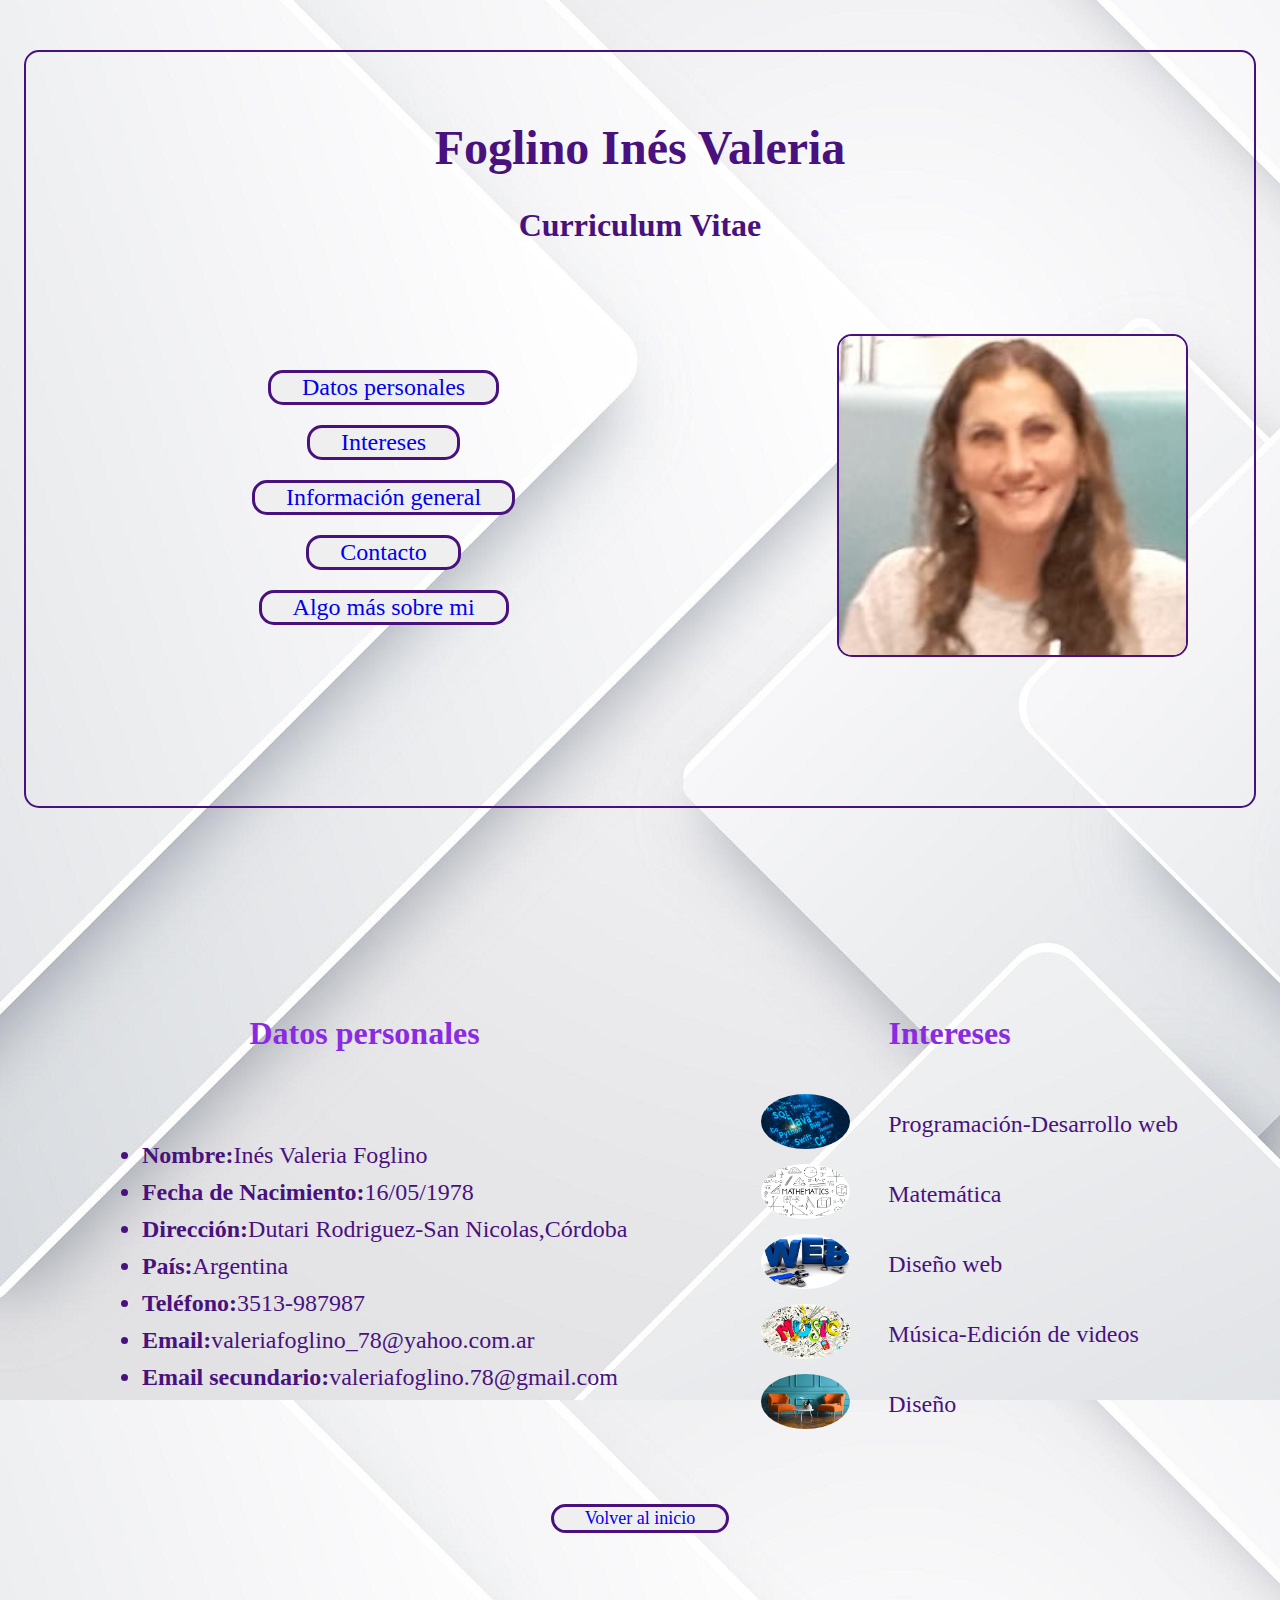
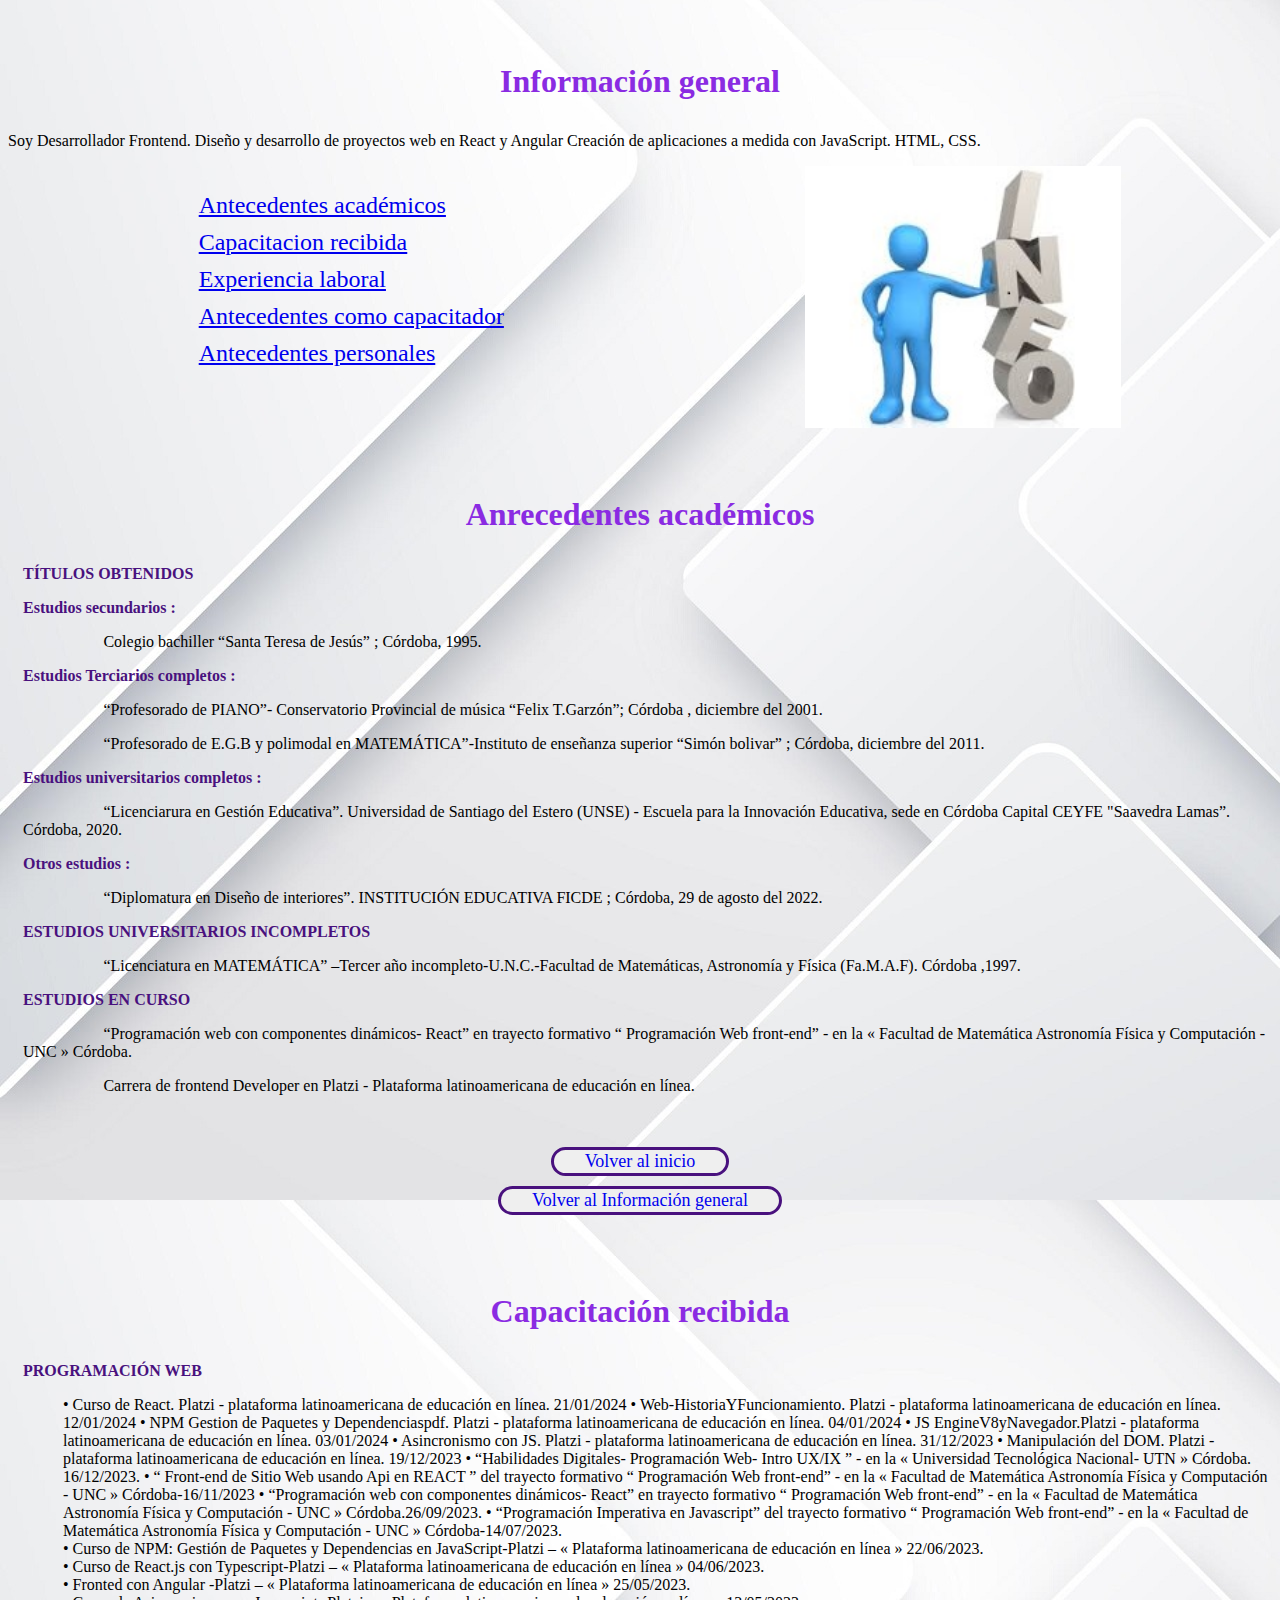
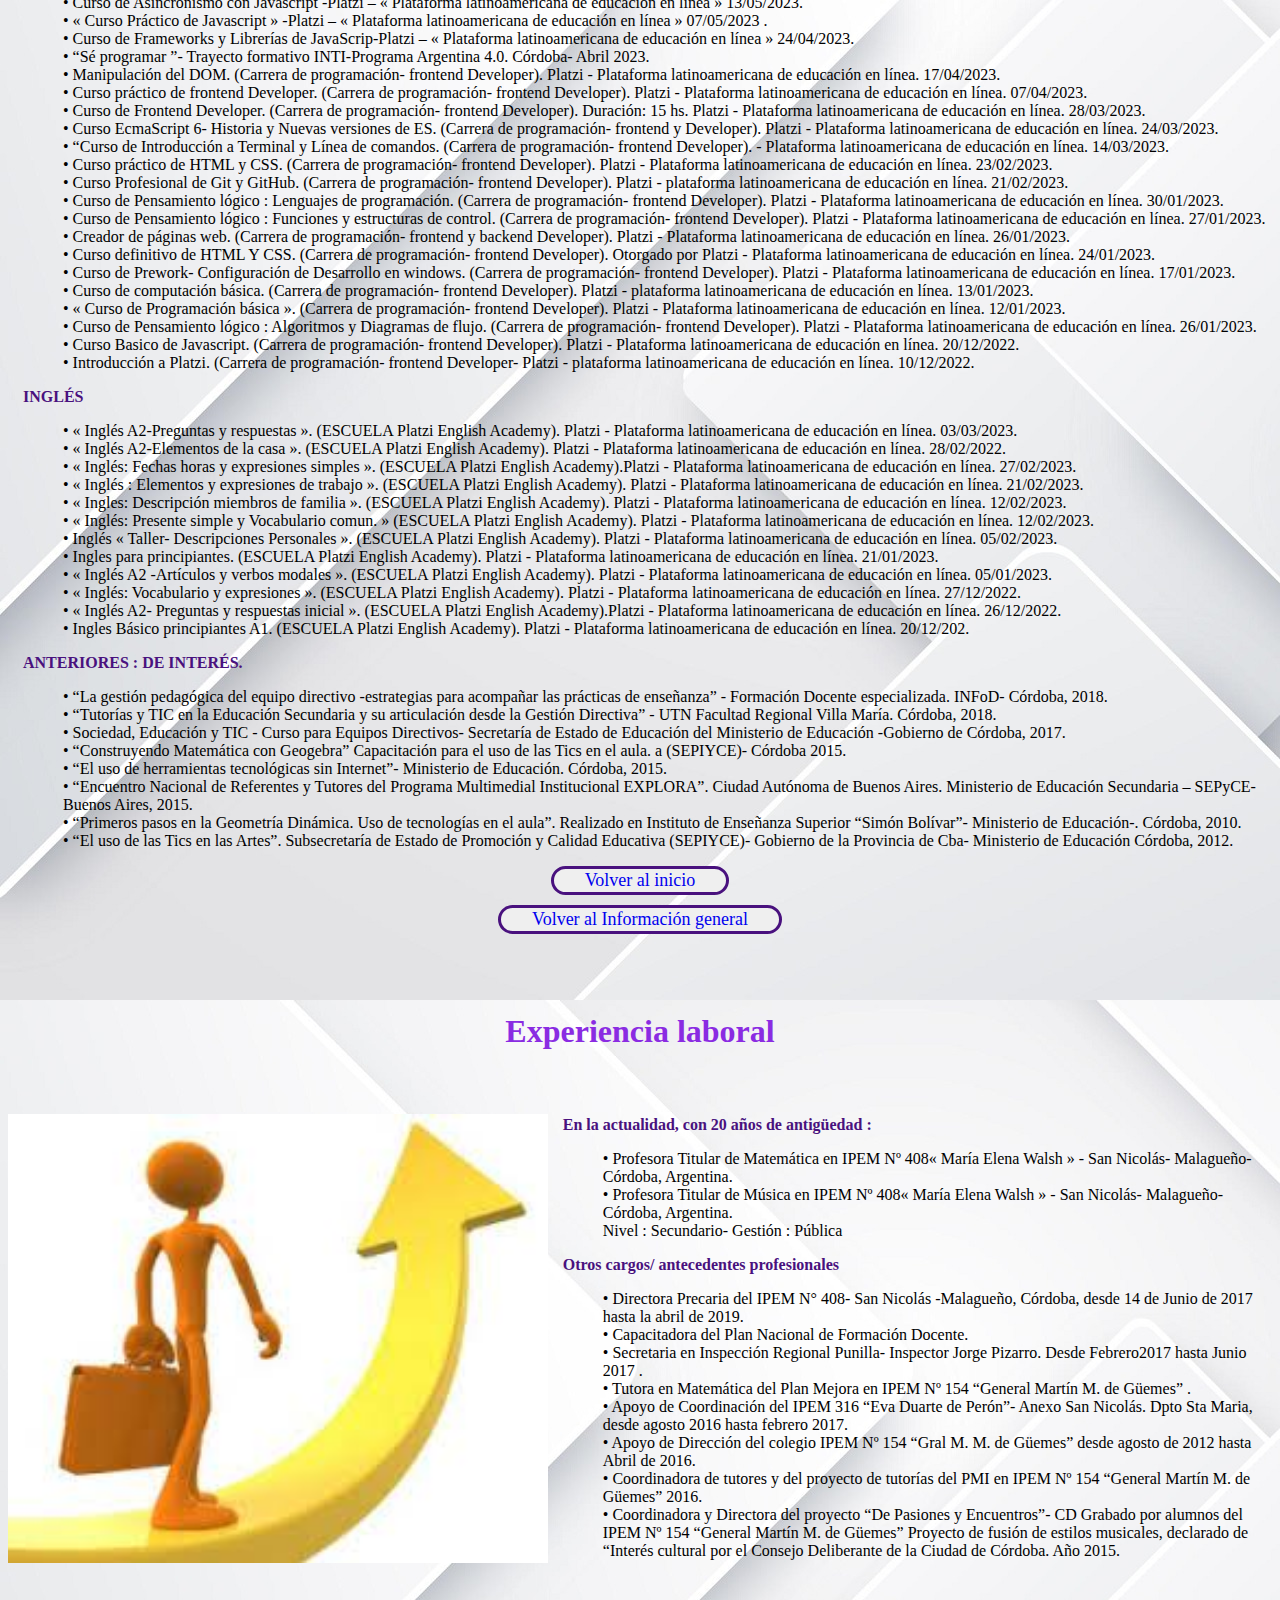
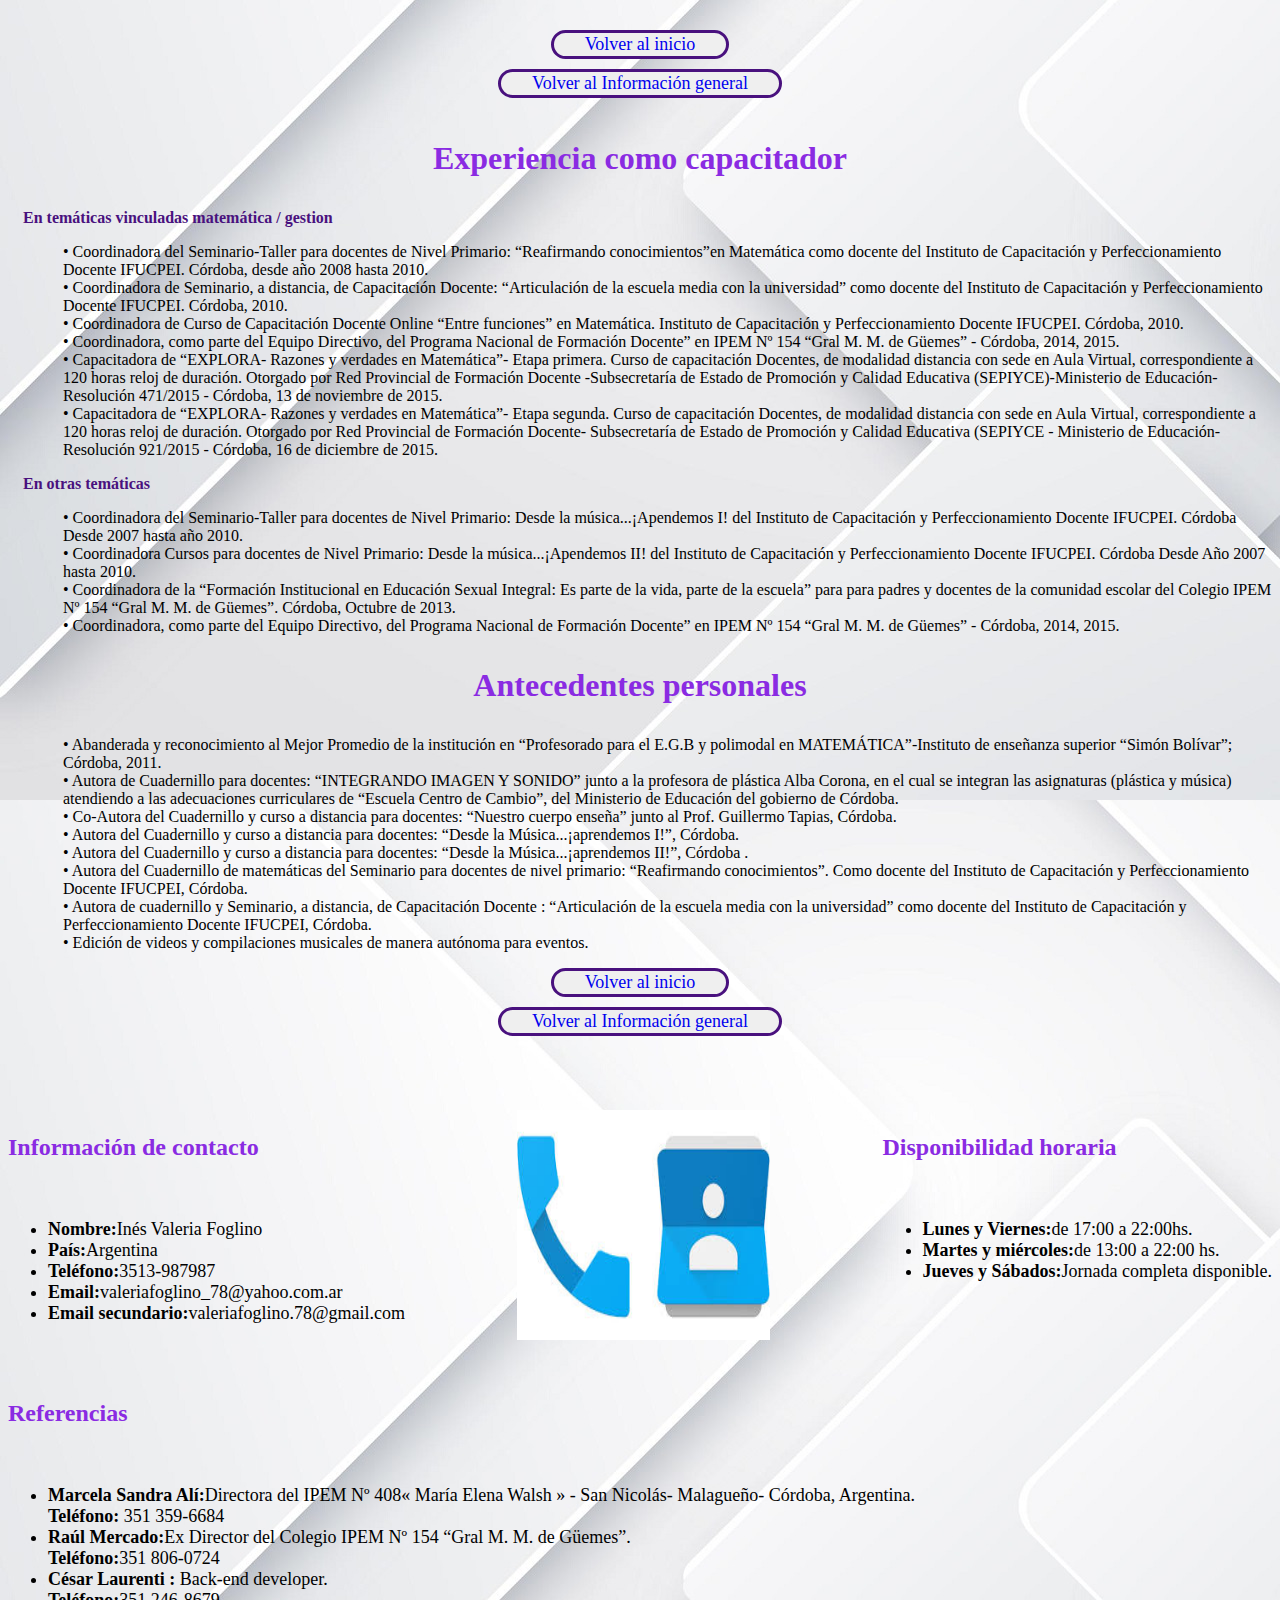
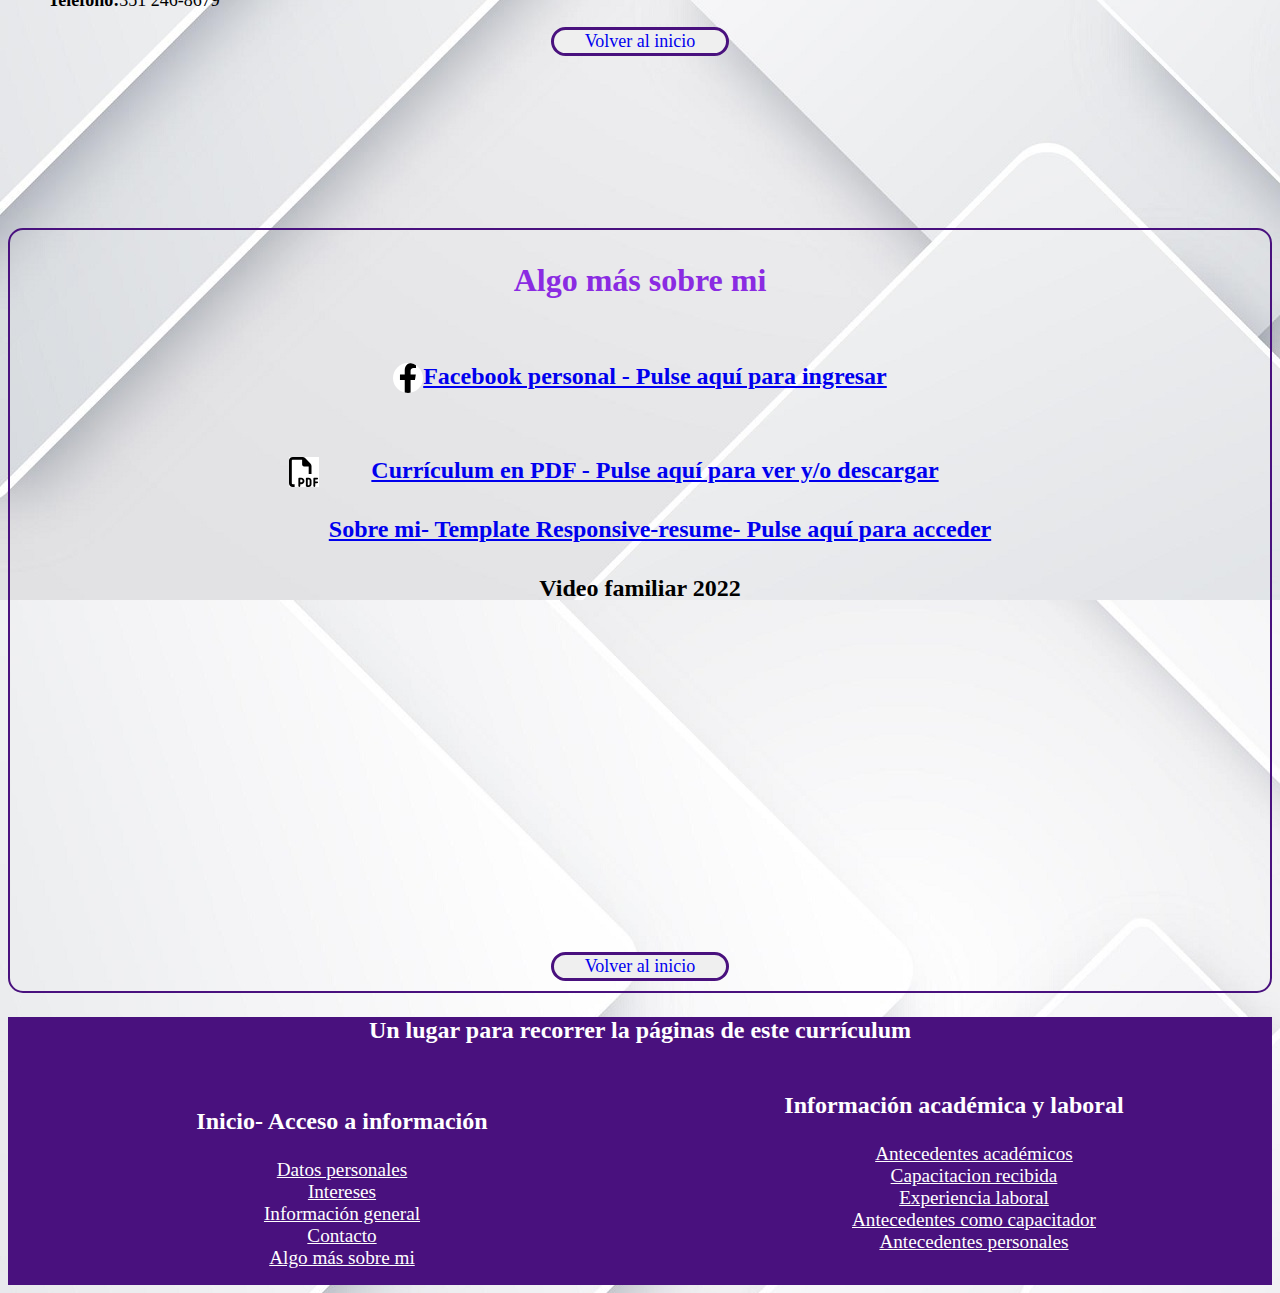
<file: index.html>
<!DOCTYPE html>
<!--[if lt IE 7]>      <html class="no-js lt-ie9 lt-ie8 lt-ie7"> <![endif]-->
<!--[if IE 7]>         <html class="no-js lt-ie9 lt-ie8"> <![endif]-->
<!--[if IE 8]>         <html class="no-js lt-ie9"> <![endif]-->
<!--[if gt IE 8]>      <html class="no-js"> <!--<![endif]-->
<html>
    <head>
        <meta charset="utf-8">
        <meta http-equiv="X-UA-Compatible" content="IE=edge">
        <title></title>
        <meta name="description" content="">
        <meta name="viewport" content="width=device-width, initial-scale=1">
        <link id="template-file" href="./Responsive-resume-master/index.html" rel="import" /> 

        <!-- El acceso al template : Responsive-resume-master se encuentra en la sección Algo más SOBRE MI -->

        <link rel="stylesheet" href="./styles.css">
    </head>
    <body>
        <header id="inicio">
            <div class="title">
                <h1>Foglino Inés Valeria</h1>
                <h2>Curriculum Vitae</h2>
            </div>
        
            <nav>
                <ul><!-- enlaces de navegacion -->
                    <!-- <strong></strong> = negrita
                    cursiva = <em></em> -->
                    <li><button><a href="#datosPersonales">Datos personales</button></a></li>
                    <li><button><a href="#intereses">Intereses</button></a></li>
                    <li><button><a href="#infoGeneral">Información general</button></a></li>
                    <li><button><a href="#contacto">Contacto</button></a></li>
                    <li><button><a href="#sobreMi">Algo más sobre mi</button></a></li>
                    
        <!-- Aquí se encuentra el acceso al template : Responsive-resume-master -->

                </ul>
                
                <div class="img">
                    <img src="./asest/Foto.png" alt="Foto-ValeriaFoglino">
                </div>
            </nav>
       </header>
        <main>
            <div class="infoInicial">
                <div class="datosInterContainer">
                    <article id="datosPersonales">
                        <h3>Datos personales</h3>
                        <ul>
                            <li><strong>Nombre:</strong>Inés Valeria Foglino</li>
                            <li><strong>Fecha de Nacimiento:</strong>16/05/1978</li>
                            <li><strong>Dirección:</strong>Dutari Rodriguez-San Nicolas,Córdoba</li>
                            <li><strong>País:</strong>Argentina</li>
                            <li><strong>Teléfono:</strong>3513-987987</li>
                            <li><strong>Email:</strong>valeriafoglino_78@yahoo.com.ar</li>
                            <li><strong>Email secundario:</strong>valeriafoglino.78@gmail.com</li>
                        </ul>
                    </article>
                    <article id="intereses">
                        <h3>Intereses</h3>
                        <ul>
                            <li>
                                <img src="./asest/programacion.jpeg" alt="Imágen de programación">
                                Programación-Desarrollo web
                            </li>
                            <li>
                                <img src="./asest/Matematica2.png" alt="Imágen de Matemática">
                                Matemática
                            </li>
                            <li>
                                <img src="./asest/DiseñoWeb2.jpeg" alt="Imágen de Diseño Web">
                                Diseño web
                            </li>
                            <li>
                                <img src="./asest/musica.jpeg" alt="Imágen de Música">
                                Música-Edición de videos
                            </li>
                            <li>
                                <img src="./asest/Diseño interiores.jpeg" alt="Imágen de Diseño de interiores">
                                Diseño
                            </li>
                        </ul>  
                    </article>             
                </div>
                <div class="volver">
                    <button><a href="#inicio">Volver al inicio</button></a>
                </div> 
            </div>
            <section id="infoGeneral">
                <h3>Información general</h3>
                <p>Soy Desarrollador Frontend. Diseño y desarrollo de proyectos web en React y Angular
                    Creación de aplicaciones a medida con JavaScript. HTML, CSS. 
                    </p>     
                <div class="infoGen-container"> 
                    <ul>
                        <li><a href="#antecedentesAcademicos">Antecedentes académicos</a></li>
                        <li><a href="#capacitacionRecibida">Capacitacion recibida</a></li>
                        <li><a href="#experienciaLaboral">Experiencia laboral</a></li>
                        <li><a href="#capacitador">Antecedentes como capacitador</a></li>
                        <li><a href="#antecPersonales">Antecedentes personales</a></li>
                        
                    </ul>
                    <img src="./asest/infoGral.jpeg" alt="">
                </div>
                    <article id="antecedentesAcademicos"><br><br>
                        <h3>Anrecedentes académicos</h3>
                        <p class="p0">TÍTULOS OBTENIDOS</p>
                            <p class="p0">Estudios secundarios :</p>
                                <p class="p1">	Colegio bachiller “Santa Teresa de Jesús” ; Córdoba, 1995.</p>
                            <p class="p0">Estudios Terciarios completos :</p>
                                
                            <p class="p1">	“Profesorado de PIANO”- Conservatorio Provincial de música “Felix T.Garzón”; Córdoba , diciembre del 2001. </p>
                            
                            <p class="p1">	“Profesorado de E.G.B y polimodal en MATEMÁTICA”-Instituto de enseñanza superior “Simón bolivar” ; Córdoba, diciembre del 2011.</p>
                          
                            
                            <p class="p0">Estudios universitarios completos : </p>
                            <p class="p1">
                                 	“Licenciarura en Gestión Educativa”. Universidad de Santiago del Estero (UNSE) - Escuela para la Innovación Educativa, sede en Córdoba Capital CEYFE "Saavedra Lamas”. Córdoba, 2020.
                            </p>
                            <p class="p0">Otros estudios : </p>
                            <p class="p1">	“Diplomatura en Diseño de interiores”. INSTITUCIÓN EDUCATIVA FICDE ; Córdoba, 29 de agosto del 2022.</p>
                            
                         <p class="p0">ESTUDIOS UNIVERSITARIOS INCOMPLETOS</p> 
                            <p class="p1">	“Licenciatura en MATEMÁTICA” –Tercer año incompleto-U.N.C.-Facultad de Matemáticas, Astronomía y Física (Fa.M.A.F). Córdoba ,1997.</p>
                         <P class="p0">ESTUDIOS EN CURSO</P>
                            <p class="p1">  “Programación web con componentes dinámicos- React” en trayecto formativo “ Programación Web front-end” - en la « Facultad de Matemática Astronomía Física y Computación - UNC » Córdoba.</p>                         
                            <p class="p1">  Carrera de frontend Developer en Platzi - Plataforma latinoamericana de educación en línea. </P><br><br>
                       <div class="volver">
                        <button><a href="#inicio">Volver al inicio</button></a>
                        <button><a href="#infoGeneral">Volver al Información general</button></a>
                       </div>   
                    </article>
                    <br><br>

                    <article id="capacitacionRecibida">
                        <h3>Capacitación recibida</h3>
                        <p class="p0">PROGRAMACIÓN WEB</p>
                            <p class="p2">
                            •	Curso de React. Platzi - plataforma latinoamericana de educación en línea. 21/01/2024
                            •	Web-HistoriaYFuncionamiento. Platzi - plataforma latinoamericana de educación en línea. 12/01/2024
                            •	NPM Gestion de Paquetes y Dependenciaspdf. Platzi - plataforma latinoamericana de educación en línea. 04/01/2024
                            •	JS EngineV8yNavegador.Platzi - plataforma latinoamericana de educación en línea. 03/01/2024
                            •	Asincronismo con JS. Platzi - plataforma latinoamericana de educación en línea. 31/12/2023
                            •	Manipulación del DOM. Platzi - plataforma latinoamericana de educación en línea. 19/12/2023
                            •	“Habilidades Digitales- Programación Web- Intro UX/IX ” - en la « Universidad Tecnológica Nacional- UTN » Córdoba. 16/12/2023.
                            •	“ Front-end de Sitio Web usando Api en REACT ” del trayecto formativo “ Programación Web front-end” - en la « Facultad de Matemática Astronomía Física y Computación - UNC » Córdoba-16/11/2023
                            •	“Programación web con componentes dinámicos- React” en trayecto formativo “ Programación Web front-end” - en la « Facultad de Matemática Astronomía Física y Computación - UNC » Córdoba.26/09/2023.
                            •   “Programación Imperativa en Javascript” del trayecto formativo “ Programación Web front-end” - en la « Facultad de Matemática Astronomía Física y Computación - UNC » Córdoba-14/07/2023. <br>
                            •	Curso de NPM: Gestión de Paquetes y Dependencias en JavaScript-Platzi – « Plataforma latinoamericana de educación en línea » 22/06/2023. <br>
                            •	Curso de React.js con Typescript-Platzi – « Plataforma latinoamericana de educación en línea » 04/06/2023. <br>
                            •	Fronted con Angular -Platzi – « Plataforma latinoamericana de educación en línea » 25/05/2023. <br>
                            •	Curso de Asincronismo con Javascript -Platzi – « Plataforma latinoamericana de educación en línea » 13/05/2023. <br>
                            •	« Curso Práctico de Javascript » -Platzi – « Plataforma latinoamericana de educación en línea » 07/05/2023 . <br>
                            •	Curso de Frameworks y Librerías de JavaScrip-Platzi – « Plataforma latinoamericana de educación en línea » 24/04/2023. <br>
                            •	“Sé programar ”- Trayecto formativo INTI-Programa Argentina 4.0. Córdoba- Abril 2023. <br>
                            •	Manipulación del DOM. (Carrera de programación- frontend Developer). Platzi - Plataforma latinoamericana de educación en línea. 17/04/2023. <br>
                            •	Curso práctico de frontend Developer. (Carrera de programación- frontend Developer). Platzi - Plataforma latinoamericana de educación en línea. 07/04/2023. <br>
                            •	Curso de Frontend Developer. (Carrera de programación- frontend Developer). Duración: 15 hs.  Platzi - Plataforma latinoamericana de educación en línea. 28/03/2023. <br>
                            •	Curso EcmaScript 6- Historia y Nuevas versiones de ES. (Carrera de programación- frontend y Developer). Platzi - Plataforma latinoamericana de educación en línea. 24/03/2023. <br>
                            •	“Curso de Introducción a Terminal y Línea de comandos. (Carrera de programación- frontend Developer). - Plataforma latinoamericana de educación en línea. 14/03/2023. <br>
                            •	Curso práctico de HTML y CSS. (Carrera de programación- frontend Developer). Platzi - Plataforma latinoamericana de educación en línea. 23/02/2023. <br>
                            •	Curso Profesional de Git y GitHub. (Carrera de programación- frontend Developer). Platzi - plataforma latinoamericana de educación en línea. 21/02/2023. <br>
                            •	Curso de Pensamiento lógico : Lenguajes de programación. (Carrera de programación- frontend Developer). Platzi - Plataforma latinoamericana de educación en línea. 30/01/2023. <br>
                            •	Curso de Pensamiento lógico : Funciones y estructuras de control. (Carrera de programación- frontend Developer). Platzi - Plataforma latinoamericana de educación en línea. 27/01/2023. <br>
                            •	Creador de páginas web. (Carrera de programación- frontend y backend Developer). Platzi - Plataforma latinoamericana de educación en línea. 26/01/2023. <br>
                            •	Curso definitivo de HTML Y CSS. (Carrera de programación- frontend Developer).  Otorgado por Platzi - Plataforma latinoamericana de educación en línea. 24/01/2023. <br>
                            •	Curso de Prework- Configuración de Desarrollo en windows. (Carrera de programación- frontend Developer). Platzi - Plataforma latinoamericana de educación en línea. 17/01/2023. <br>
                            •	Curso de computación básica. (Carrera de programación- frontend Developer). Platzi - plataforma latinoamericana de educación en línea. 13/01/2023. <br>
                            •	« Curso de Programación básica ». (Carrera de programación- frontend Developer). Platzi - Plataforma latinoamericana de educación en línea. 12/01/2023. <br>
                            •	Curso de Pensamiento lógico : Algoritmos y Diagramas de flujo. (Carrera de programación- frontend Developer). Platzi - Plataforma latinoamericana de educación en línea. 26/01/2023. <br>
                            •	Curso Basico de Javascript. (Carrera de programación- frontend Developer). Platzi - Plataforma latinoamericana de educación en línea. 20/12/2022. <br>
                            •	Introducción a Platzi. (Carrera de programación- frontend Developer-  Platzi - plataforma latinoamericana de educación en línea. 10/12/2022. <br>
                            </p>
                            <p class="p0">INGLÉS</p>
                            <p class="p2">
                            •	« Inglés A2-Preguntas y respuestas ». (ESCUELA Platzi English Academy). Platzi - Plataforma latinoamericana de educación en línea. 03/03/2023. <br>
                            •	« Inglés A2-Elementos de la casa ». (ESCUELA Platzi English Academy). Platzi - Plataforma latinoamericana de educación en línea. 28/02/2022. <br>
                            •	« Inglés: Fechas horas y expresiones simples ». (ESCUELA Platzi English Academy).Platzi - Plataforma latinoamericana de educación en línea. 27/02/2023. <br>
                            •	« Inglés : Elementos y expresiones de trabajo ». (ESCUELA Platzi English Academy). Platzi - Plataforma latinoamericana de educación en línea. 21/02/2023. <br>
                            •	« Ingles: Descripción miembros de familia ». (ESCUELA Platzi English Academy). Platzi - Plataforma latinoamericana de educación en línea. 12/02/2023. <br>
                            •	« Inglés: Presente simple y Vocabulario comun. » (ESCUELA Platzi English Academy). Platzi - Plataforma latinoamericana de educación en línea. 12/02/2023. <br>
                            •	Inglés « Taller- Descripciones Personales ». (ESCUELA Platzi English Academy). Platzi - Plataforma latinoamericana de educación en línea. 05/02/2023. <br>
                            •	Ingles para principiantes. (ESCUELA Platzi English Academy). Platzi - Plataforma latinoamericana de educación en línea. 21/01/2023. <br>
                            •	« Inglés A2 -Artículos y verbos modales ». (ESCUELA Platzi English Academy). Platzi - Plataforma latinoamericana de educación en línea. 05/01/2023. <br>
                            •	« Inglés: Vocabulario y expresiones ». (ESCUELA Platzi English Academy). Platzi - Plataforma latinoamericana de educación en línea. 27/12/2022. <br>
                            •	 « Inglés A2- Preguntas y respuestas inicial ». (ESCUELA Platzi English Academy).Platzi - Plataforma latinoamericana de educación en línea. 26/12/2022. <br>
                            •	Ingles Básico principiantes A1. (ESCUELA Platzi English Academy). Platzi - Plataforma latinoamericana de educación en línea. 20/12/202. <br>
                            </p>
                            <p class="p0">ANTERIORES : DE INTERÉS.</p>
                            <p class="p2">
                            •	“La gestión pedagógica del equipo directivo -estrategias para acompañar las prácticas de enseñanza” - Formación Docente especializada. INFoD- Córdoba, 2018. <br>
                            •	“Tutorías y TIC en la Educación Secundaria y su articulación desde la Gestión Directiva” - UTN Facultad Regional Villa María. Córdoba, 2018. <br>
                            •	Sociedad, Educación y TIC - Curso para Equipos Directivos- Secretaría de Estado de Educación del Ministerio de Educación -Gobierno de Córdoba, 2017. <br>
                            •	“Construyendo Matemática con Geogebra” Capacitación para el uso de las Tics en el aula. a (SEPIYCE)-  Córdoba 2015. <br>
                            •	“El uso de herramientas tecnológicas sin Internet”- Ministerio de Educación. Córdoba, 2015. <br>
                            •	“Encuentro Nacional de Referentes y Tutores del Programa Multimedial Institucional EXPLORA”. Ciudad Autónoma de Buenos Aires. Ministerio de Educación Secundaria – SEPyCE-   Buenos Aires, 2015. <br>
                            •	“Primeros pasos en la Geometría Dinámica. Uso de tecnologías en el aula”. Realizado en Instituto de Enseñanza Superior “Simón Bolívar”- Ministerio de Educación-. Córdoba, 2010. <br>
                            •	“El uso de las Tics en las Artes”. Subsecretaría de Estado de Promoción y Calidad Educativa (SEPIYCE)-  Gobierno de la Provincia de Cba- Ministerio de Educación Córdoba, 2012. <br>
                            </p>
                        <div class="volver">
                            <button><a href="#inicio">Volver al inicio</button></a>
                            <button><a href="#infoGeneral">Volver al Información general</button></a>
                        </div> 
                    </article>

                    <article id="experienciaLaboral">
                        <h3>Experiencia laboral</h3><br>
                        <div class="experLab-container">
                            
                            <div class="parrafosExpLab">
                                <p class="p0">En la actualidad, con 20 años de antigüedad :</p>
                                <p class="p2">
                                •	Profesora Titular de Matemática en IPEM Nº 408« María Elena Walsh » - San Nicolás- Malagueño- Córdoba, Argentina. <br>
                                •	Profesora Titular de Música en IPEM Nº 408« María Elena Walsh » - San Nicolás- Malagueño- Córdoba, Argentina. <br>
                                Nivel : Secundario- Gestión : Pública</p>
                                <p class="p0">Otros cargos/ antecedentes profesionales</p>
                                <p class="p2">
                                •	Directora Precaria del IPEM N° 408- San Nicolás -Malagueño, Córdoba, desde 14 de Junio de 2017 hasta la abril de 2019. <br>
                                •	Capacitadora del Plan Nacional de Formación Docente. <br>
                                •	Secretaria en Inspección Regional Punilla- Inspector Jorge Pizarro. Desde Febrero2017 hasta Junio 2017 . <br>
                                •	Tutora en Matemática del Plan Mejora en IPEM Nº 154 “General Martín M. de Güemes” . <br>
                                •	Apoyo de Coordinación  del IPEM 316 “Eva Duarte de Perón”- Anexo San Nicolás. Dpto Sta Maria, desde agosto 2016 hasta febrero 2017. <br>
                                •	Apoyo de Dirección del colegio IPEM Nº 154 “Gral M. M. de Güemes” desde agosto de 2012 hasta Abril de 2016. <br>
                                •	Coordinadora de tutores y del proyecto de tutorías del PMI en IPEM Nº 154 “General Martín M. de Güemes” 2016. <br>
                                •	Coordinadora y Directora del proyecto “De Pasiones y Encuentros”- CD Grabado por alumnos del IPEM Nº 154 “General Martín M. de Güemes” Proyecto de fusión de estilos musicales, declarado de “Interés cultural por el Consejo Deliberante de la Ciudad de Córdoba. Año 2015. <br>
                                </p>
                            </div>
                            <img src="./asest/Experiencia laboral.jpeg" alt="Imágen Experiencia laboral">
                        </div>
                        <br><br>
                        <br>
                        <div class="volver">
                            <button><a href="#inicio">Volver al inicio</button></a>
                            <button><a href="#infoGeneral">Volver al Información general</button></a>
                           </div>   
                    </article>

                    <article id="capacitador">
                        <h3>Experiencia como capacitador</h3>
                        <p class="p0">En temáticas vinculadas matemática / gestion</p>

                        <p class="p2">
                        •	Coordinadora del Seminario-Taller para docentes de Nivel Primario: “Reafirmando conocimientos”en Matemática como docente del Instituto de Capacitación y Perfeccionamiento Docente IFUCPEI. Córdoba, desde año 2008 hasta 2010. <br>
                        •	Coordinadora de Seminario, a distancia, de Capacitación Docente: “Articulación de la escuela media con la universidad” como docente del Instituto de Capacitación y Perfeccionamiento Docente IFUCPEI. Córdoba, 2010. <br>
                        •	Coordinadora de Curso de Capacitación Docente Online “Entre funciones” en Matemática. Instituto de Capacitación y Perfeccionamiento Docente IFUCPEI. Córdoba, 2010. <br>
                        •	Coordinadora, como parte del Equipo Directivo, del Programa Nacional de Formación Docente” en IPEM Nº 154 “Gral M. M. de Güemes” - Córdoba, 2014, 2015. <br>
                        •	Capacitadora de “EXPLORA- Razones y verdades en Matemática”- Etapa primera. Curso de capacitación Docentes, de modalidad distancia con sede en Aula Virtual,  correspondiente a 120 horas reloj de duración. Otorgado por Red Provincial de Formación Docente -Subsecretaría de Estado de Promoción y Calidad Educativa (SEPIYCE)-Ministerio de Educación-  Resolución 471/2015 - Córdoba, 13 de noviembre de 2015. <br>
                        •	Capacitadora de “EXPLORA- Razones y verdades en Matemática”- Etapa segunda. Curso de capacitación Docentes, de modalidad distancia con sede en Aula Virtual,  correspondiente a 120 horas reloj de duración. Otorgado por Red Provincial de Formación Docente- Subsecretaría de Estado de Promoción y Calidad Educativa (SEPIYCE - Ministerio de Educación-  Resolución 921/2015 - Córdoba, 16 de diciembre de 2015. <br>
                        </p>
                        <p class="p0">En otras temáticas</p> 
                        <p class="p2">
                        •	Coordinadora del Seminario-Taller para docentes de Nivel Primario: Desde la música...¡Apendemos  I! del Instituto de Capacitación y Perfeccionamiento Docente IFUCPEI. Córdoba Desde 2007 hasta año 2010. <br>
                        •	Coordinadora Cursos para docentes de Nivel Primario: Desde la música...¡Apendemos II! del Instituto de Capacitación y Perfeccionamiento Docente IFUCPEI. Córdoba Desde Año 2007 hasta 2010. <br>
                        •	Coordinadora de la “Formación Institucional en Educación Sexual Integral: Es parte de la vida, parte de la escuela”  para para padres y docentes de la comunidad escolar del Colegio IPEM Nº 154 “Gral M. M. de Güemes”. Córdoba, Octubre de 2013. <br>
                        •	Coordinadora, como parte del Equipo Directivo, del Programa Nacional de Formación Docente” en IPEM Nº 154 “Gral M. M. de Güemes” - Córdoba, 2014, 2015. <br>
                        </p>
                    </article>
                    <article id="antecPersonales">
                        <h3>Antecedentes personales</h3>
                            <p class="p2">
                        •	Abanderada y reconocimiento al Mejor Promedio de la institución en “Profesorado para el E.G.B y polimodal en MATEMÁTICA”-Instituto de enseñanza superior “Simón Bolívar”; Córdoba, 2011. <br>
                        •	Autora de Cuadernillo para docentes: “INTEGRANDO IMAGEN Y SONIDO” junto a la profesora de plástica Alba Corona, en el cual se integran las asignaturas (plástica y música) atendiendo a las adecuaciones curriculares de “Escuela Centro de Cambio”, del Ministerio de Educación del gobierno de Córdoba. <br>
                        •	Co-Autora del Cuadernillo y curso a distancia para docentes: “Nuestro cuerpo enseña” junto al Prof. Guillermo Tapias, Córdoba. <br>
                        •	Autora del Cuadernillo y curso a distancia para docentes: “Desde la Música...¡aprendemos I!”, Córdoba. <br>
                        •	 Autora del Cuadernillo y curso a distancia para docentes: “Desde la Música...¡aprendemos II!”, Córdoba . <br>
                        •	Autora del Cuadernillo de matemáticas del Seminario para docentes de nivel primario: “Reafirmando conocimientos”. Como docente del Instituto de Capacitación y Perfeccionamiento Docente IFUCPEI, Córdoba.  <br>
                        •	Autora de cuadernillo y Seminario, a distancia, de Capacitación Docente : “Articulación de la escuela media con la universidad” como docente del Instituto de Capacitación y Perfeccionamiento Docente IFUCPEI, Córdoba. <br>
                        •	Edición de videos y compilaciones musicales de manera autónoma para eventos.
                            </p>
                        <div class="volver">
                            <button><a href="#inicio">Volver al inicio</button></a>
                            <button><a href="#infoGeneral">Volver al Información general</button></a>
                            </div>   
                  </article>

            </section>
            
            <article id="contacto">
                
                <div class="contacto-container">
                    <div>
                        <h3>Información de contacto</h3><br>
                        <ul>
                            <li><strong>Nombre:</strong>Inés Valeria Foglino</li>
                            <li><strong>País:</strong>Argentina</li>
                            <li><strong>Teléfono:</strong>3513-987987</li>
                            <li><strong>Email:</strong>valeriafoglino_78@yahoo.com.ar</li>
                            <li><strong>Email secundario:</strong>valeriafoglino.78@gmail.com</li>
                        </ul>
                    </div>
                    <img src="./asest/contacto.jpeg" alt="">
                    <div>
                        <h3>Disponibilidad horaria</h3><br>
                        <ul>
                            <li><strong>Lunes y Viernes:</strong>de 17:00 a 22:00hs.</li>
                            <li><strong>Martes y miércoles:</strong>de 13:00 a 22:00 hs. </li>
                            <li><strong>Jueves y Sábados:</strong>Jornada completa disponible.</li>                  
                        </ul>
                    </div>
                </div><br>

                <div id="referencias">
                    <br>
                    <h3>Referencias</h3><br>
                    <ul>
                    <li><strong>Marcela Sandra Alí:</strong>Directora del IPEM Nº 408« María Elena Walsh » - San Nicolás- Malagueño- Córdoba, Argentina. <br><strong>Teléfono:</strong>	351 359-6684</li>
                    <li><strong>Raúl Mercado:</strong>Ex Director del Colegio IPEM Nº 154 “Gral M. M. de Güemes”. <br><strong>Teléfono:</strong>351 806-0724</li>          
                    <li><strong>César Laurenti :</strong> Back-end developer.<br><strong>Teléfono:</strong>351 246-8679</li>
                </ul>	
                </div>
                 <div class="volver">
                    <button><a href="#inicio">Volver al inicio</button></a><br>
                </div> 
            </article><br><br>          
        </main>

        <aside id="sobreMi"> 
             <!-- Contenido adicional o enlaces -->
            <h3>Algo más sobre mi</h3>
            <div class="container-faceboock">
                <h4 class="title"><img src="./asest/facebook-f.svg" alt=""><a href="https://www.facebook.com/inesvaleria.foglino">Facebook personal - Pulse aquí para ingresar</a></h4>
           </div>

           <div class="container-doc">
                <div >
                    <img src="./asest/file-pdf-regular.svg" alt="">
                    <h4 class="title"><a href="https://drive.google.com/file/d/1ty1NTLGjs7TfwaDuZql7lbIbBO4ZInc3/view?usp=sharing">Currículum en PDF - Pulse aquí para ver y/o descargar</a></h4>
                </div>
                <div class="box">                
                    <ul>
                        <li>
                            <h4 class="title">
                                <a href="./Responsive-resume-master/index.html">Sobre mi- Template Responsive-resume- Pulse aquí para acceder</a>
                            </h4>
                        </li>
                    </ul>
                </div>  
                <div class="box">
                    <!-- Coloqué un video al azar...dado que había que enlazar uno...para elevar...deberé modificar esto. -->
                    <h4 class="title">Video familiar 2022</a></h4>
                    <iframe width="560" height="315" src="https://www.youtube.com/embed/IBpHPPsMgsQ" title="YouTube video player" frameborder="0" allow="accelerometer; autoplay; clipboard-write; encrypted-media; gyroscope; picture-in-picture; web-share" allowfullscreen></iframe>
                </div> 
           </div> 
           <div class="volver">
            <button><a href="#inicio">Volver al inicio</button></a><br>
        </div> 
        </aside>
       <footer>
        <h3>Un lugar para recorrer la páginas de este currículum</h3>
        <div class="footer-container">
                <ul>
                    <h3>Inicio- Acceso a información</h3>
                    <li><a href="#datosPersonales">Datos personales</a></li>
                    <li><a href="#intereses">Intereses</button></a></li>
                    <li><a href="#infoGeneral">Información general</a></li>
                    <li><a href="#contacto">Contacto</a></li>
                    <li><a href="#sobreMi">Algo más sobre mi</a></li>
                </ul>
                <div>
                    <h3>Información académica y laboral</h3>
                    <ul>
                        <li><a href="#antecedentesAcademicos">Antecedentes académicos</a></li>
                        <li><a href="#capacitacionRecibida">Capacitacion recibida</a></li>
                        <li><a href="#experienciaLaboral">Experiencia laboral</a></li>
                        <li><a href="#capacitador">Antecedentes como capacitador</a></li>
                        <li><a href="#antecPersonales">Antecedentes personales</a></li>
                    </ul>
                </div>
            </div>
       </footer>
        
        <!-- <script src="" async defer></script> -->
       
    </body>
</html>
</file>
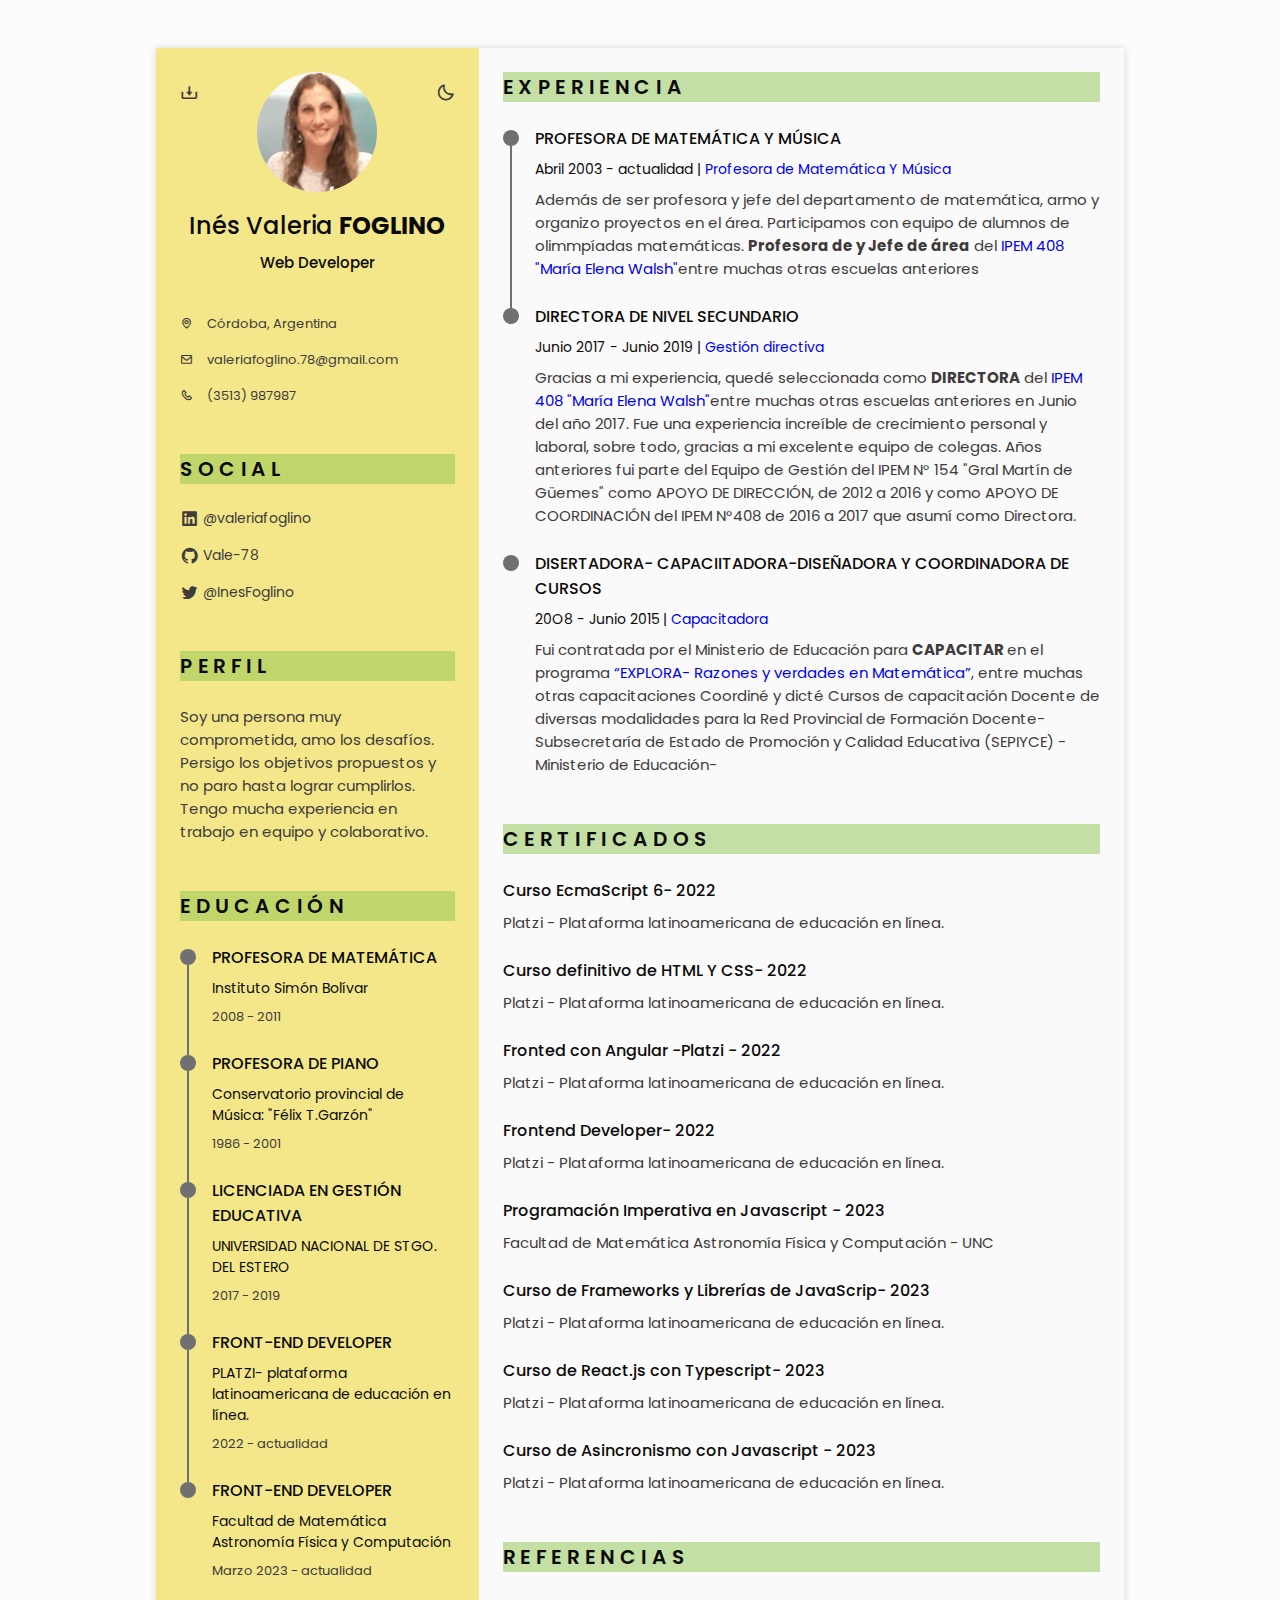
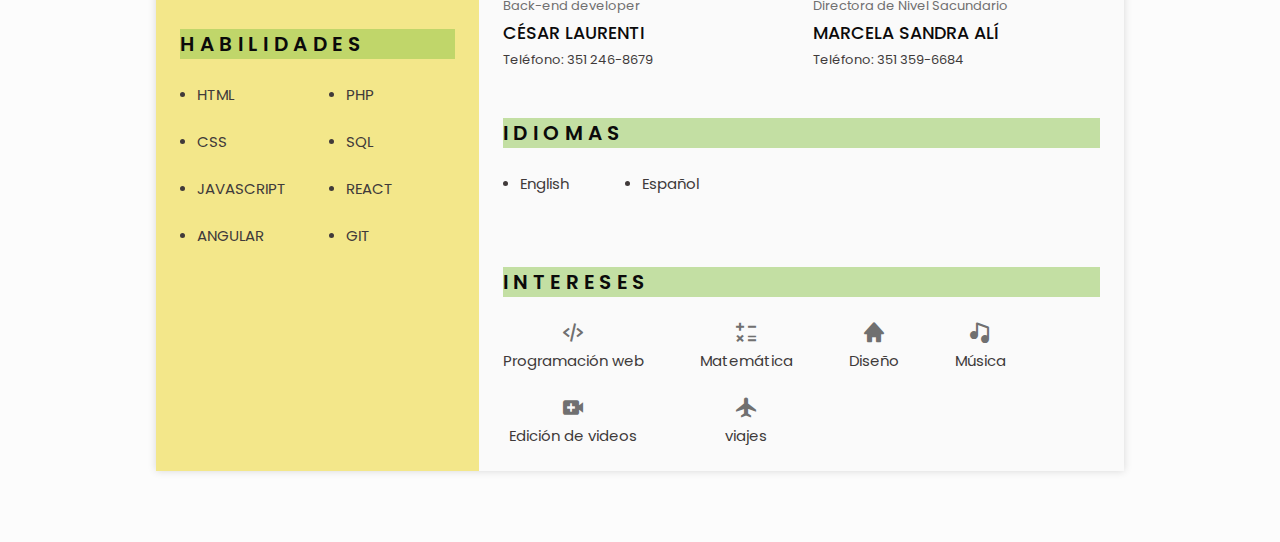
<file: Responsive-resume-master/index.html>
<!DOCTYPE html>
    <html lang="en">
    <head>
        <meta charset="UTF-8">
        <meta name="viewport" content="width=device-width, initial-scale=1.0">

        <!-- BOX ICONS -->
        <link rel="stylesheet" href="https://cdn.jsdelivr.net/npm/boxicons@latest/css/boxicons.min.css">

        <!-- CSS -->
        <link rel="stylesheet" href="assets/css/styles.css">

        <!-- Favicon -->
        <link rel="icon" href="assets/img/Foto.png"  type="image/jpg">

        <title>Valeria Foglino</title>
    </head>
    <body>
        <!-- HEADER -->
        <header class="l-header" id="header">
            <nav class="nav bd-container">
                <a href="#" class="nav_logo">Valeria Foglino</a>
                <div class="nav_menu" id="nav-menu">
                    <ul class="nav_list">
                        <li class="nav_item">
                            <a href="#home" class="nav_link active-link">
                                <i class='bx bx-home nav_icon'></i>Inicio 
                            </a>
                        </li>
                        <li class="nav_item">
                            <a href="#profile" class="nav_link">
                                <i class='bx bx-user nav_icon'></i>Perfil
                            </a>
                        </li>
                        <li class="nav_item">
                            <a href="#education" class="nav_link">
                                <i class='bx bx-book nav_icon'></i>Educación
                            </a>
                        </li>
                        <li class="nav_item">
                            <a href="#skills" class="nav_link">
                                <i class='bx bx-receipt nav_icon'></i>HABILIDADES
                            </a>
                        </li>
                        <li class="nav_item">
                            <a href="#experience" class="nav_link">
                                <i class='bx bx-briefcase-alt nav_icon'></i>Experiencia
                            </a>
                        </li>
                        <li class="nav_item">
                            <a href="#certificate" class="nav_link">
                                <i class='bx bx-award nav_icon'></i>Certificados
                            </a>
                        </li>
                        <li class="nav_item">
                            <a href="#references" class="nav_link">
                                <i class='bx bx-link-external nav_icon'></i>Referencias
                            </a>
                        </li>
                    </ul>
                </div>
                <div class="nav_toggle" id="nav-toggle">
                    <i class='bx bx-grid-alt'></i>
                </div>
            </nav>
        </header>

        <main class="l-main bd-container">
            <!-- All elements within this div, is generated in PDF -->
            <div class="resume" id="area-cv">
                <div class="resume__left">
                    <!-- HOME -->
                    <section class="home" id="home">
                        <div class="home_containter section bd-grid">
                            <div class="home_data bd-grid">
                                <img src="assets/img/Foto.png" alt="" class="home_img center">
                                <h1 class="home_title">Inés Valeria <b>FOGLINO</b></h1>
                                <h3 class="home_profession">Web Developer</h3>
                                <!-- Button to generate and download the pdf. Available for desktop. -->
                                <div>
                                    <a download="" href="assets/pdf/Muhammadessa-resume.pdf" class="home_button-movil">Download</a>
                                </div>
                            </div>
                            <div class="home_address bd-grid">
                                <span class="home_information">
                                    <i class="bx bx-map"> &nbsp; </i> Córdoba, Argentina 
                                </span>
                                <span class="home_information">
                                    <i class="bx bx-envelope"> &nbsp; </i>valeriafoglino.78@gmail.com
                                </span>
                                <span class="home_information">
                                    <i class="bx bx-phone"> &nbsp; </i>(3513) 987987
                                </span>
                            </div>
                        </div>
                        
                        <!-- Theme change button -->
                        <i class="bx bx-moon change-theme" title="Theme" id="theme-button"></i>
                        <!-- Button to generate and download the pdf. Available for desktop -->
                        <i class="bx bx-download generate-pdf" title="Generate PDF" id="resume-button"></i>
                    </section>          
                    
                    <!-- SOCIAL -->
                    <section class="social section">
                        <h2 class="section-title">SOCIAL</h2>
                        <div class="social_container bd-grid">
                            <a href="https://www.linkedin.com/in/ines-valeria-foglino-440802276/" target="_blank" class="social_link">
                                <i class="bx bxl-linkedin-square social_icon"></i> @valeriafoglino
                            </a>
                            <a href="https://github.com/Vale-78" target="_blank" class="social_link">
                                <i class="bx bxl-github social_icon"></i> Vale-78
                            </a>
                            <a href="https://twitter.com/InesFoglino" target="_blank" class="social_link">
                                <i class="bx bxl-twitter social_icon"></i> @InesFoglino
                            </a>
                        </div>
                    </section>
                    <!-- PROFILE -->
                    <section class="profile section" id="profile">
                        <h2 class="section-title">PERFIL</h2>
                        <p class="profile_description">
                            Soy una persona muy comprometida, amo los desafíos. Persigo los objetivos propuestos y no paro hasta lograr cumplirlos. Tengo mucha experiencia en trabajo en equipo y colaborativo. </p>
                    </section>
                    
                    <!-- EDUCATION -->
                    <section class="education section" id="education">
                        <h2 class="section-title">Educación</h2>
                        <div class="education_container bd-grid">
                            <div class="education_content">
                                <div class="education_time">
                                    <span class="education_rounder"></span>
                                    <span class="education_line"></span>
                                </div>
                                <div class="education_data bd-grid">
                                    <h3 class="education_title">PROFESORA DE MATEMÁTICA</h3>
                                    <span class="education_studies">Instituto Simón Bolívar</span>
                                    <span class="education_year">2008 - 2011</span>
                                </div>
                            </div>
                            <div class="education_content">
                                <div class="education_time">
                                    <span class="education_rounder"></span>
                                    <span class="education_line"></span>
                                </div>
                                <div class="education_data bd-grid">
                                    <h3 class="education_title">PROFESORA DE PIANO</h3>
                                    <span class="education_studies">Conservatorio provincial de Música: "Félix T.Garzón"</span>
                                    <span class="education_year">1986 - 2001</span>
                                </div>
                            </div>
                            <div class="education_content">
                                <div class="education_time">
                                    <span class="education_rounder"></span>
                                    <span class="education_line"></span>
                                </div>
                                <div class="education_data bd-grid">
                                    <h3 class="education_title">LICENCIADA EN GESTIÓN EDUCATIVA</h3>
                                    <span class="education_studies">UNIVERSIDAD NACIONAL DE STGO. DEL ESTERO</span>
                                    <span class="education_year">2017 - 2019</span>
                                </div>
                            </div>
                            <div class="education_content">
                                <div class="education_time">
                                    <span class="education_rounder"></span>
                                    <span class="education_line"></span>
                                </div>
                                <div class="education_data bd-grid">
                                    <h3 class="education_title">FRONT-END DEVELOPER</h3>
                                    <span class="education_studies">PLATZI- plataforma
                                        latinoamericana de educación en línea. </span>
                                    <span class="education_year">2022 - actualidad</span>
                                </div>
                            </div>
                            <div class="education_content">
                                <div class="education_time">
                                    <span class="education_rounder"></span>
                                    <!-- <span class="education_line"></span> -->
                                </div>
                                <div class="education_data bd-grid">
                                    <h3 class="education_title">FRONT-END DEVELOPER</h3>
                                    <span class="education_studies">Facultad de Matemática Astronomía Física y Computación</span>
                                    <span class="education_year">Marzo 2023 - actualidad</span>
                                </div>
                            </div>
                        </div>
                    </section>
                    <!-- SKILLS  /HABILIDADES-->
                    <section class="skills section" id="skills">
                        <h2 class="section-title">HABILIDADES</h2>
                        <div class="skills_content bd-grid">
                            <ul class="skills_data">
                                <li class="skills_name">
                                    <span class="skills_circle"></span> HTML
                                </li>
                                <li class="skills_name">
                                    <span class="skills_circle"></span> CSS
                                </li>
                                <li class="skills_name">
                                    <span class="skills_circle"></span> JAVASCRIPT
                                </li>
                                <li class="skills_name">
                                    <span class="skills_circle"></span> ANGULAR
                                </li>
                            </ul>
                            <ul class="skills_data">
                                <li class="skills_name">
                                    <span class="skills_circle"></span>PHP
                                </li>
                                <li class="skills_name">
                                    <span class="skills_circle"></span>SQL
                                </li>
                                <li class="skills_name">
                                    <span class="skills_circle"></span>REACT
                                </li>
                                <li class="skills_name">
                                    <span class="skills_circle"></span>GIT
                                </li>
                            </ul>
                        </div>
                    </section>
                </div>
                <div class="resume__right">
                    <!-- EXPERIENCE -->
                    <section class="experience section" id="experience">
                        <h2 class="section-title">Experiencia</h2>
                        <div class="experience_container bd-grid">
                            <div class="experience_content">
                                <div class="experience_time">
                                    <span class="experience_rounder"></span>
                                    <span class="experience_line"></span>
                                </div>
                                <div class="experience_data bd-grid">
                                    <h3 class="experience_title">PROFESORA DE MATEMÁTICA Y MÚSICA</h3>
                                    <span class="experience_company">Abril 2003 - actualidad | <a href="https://www.facebook.com/ipem408">Profesora de Matemática Y Música</a> </span>
                                    <p class="experience_description">
                                        Además de ser profesora y jefe del departamento de matemática, armo y organizo proyectos en el área. Participamos con equipo de alumnos de olimmpíadas matemáticas. <b>Profesora de y Jefe de área</b> del <a href="https://itartificer.com/">IPEM 408 "María Elena Walsh"</a>entre muchas otras escuelas anteriores
                                    </p>
                                </div>
                            </div>
                            <div class="experience_content">
                                <div class="experience_time">
                                    <span class="experience_rounder"></span>
                                    <!-- <span class="experience_line"></span> -->
                                </div>
                                <div class="experience_data bd-grid">
                                    <h3 class="experience_title">DIRECTORA DE NIVEL SECUNDARIO</h3>
                                    <span class="experience_company">Junio 2017 - Junio 2019 | <a href="https://www.facebook.com/ipem408">Gestión directiva</a></span>
                                    <p class="experience_description">
                                        Gracias a mi experiencia, quedé seleccionada como <b>DIRECTORA</b> del <a href="https://www.facebook.com/ipem408">IPEM 408 "María Elena Walsh"</a>entre muchas otras escuelas anteriores</a> en Junio del año 2017. Fue una experiencia increíble de crecimiento personal y laboral, sobre todo, gracias a mi excelente equipo de colegas.
                                        Años anteriores fui parte del Equipo de Gestión del IPEM N° 154 "Gral Martín de Güemes" como APOYO DE DIRECCIÓN, de 2012 a 2016 y como APOYO DE COORDINACIÓN del IPEM N°408 de 2016 a 2017 que asumí como Directora.
                                    </p>
                                </div>
                            </div>
                            <div class="experience_content">
                                <div class="experience_time">
                                    <span class="experience_rounder"></span>
                                    <!-- <span class="experience_line"></span> -->
                                </div>
                                <div class="experience_data bd-grid">
                                    <h3 class="experience_title">DISERTADORA- CAPACIITADORA-DISEÑADORA Y COORDINADORA DE CURSOS</h3>
                                    <span class="experience_company"> 20O8 - Junio 2015 | <a href="http://www.igualdadycalidadcba.gov.ar/SIPEC-CBA/PolCurriculares/DesCurricular/Matematica.php">Capacitadora</a></span>
                                    <p class="experience_description">
                                        Fui contratada por el Ministerio de Educación para <b>CAPACITAR </b>en el programa <a href="https://ifdmoreno-cba.infd.edu.ar/aula/archivos/repositorio/0/107/EXPLORA%20MATEMATICA%202013%20presentacion.pdf">“EXPLORA- Razones y verdades en Matemática”</a>, entre muchas otras capacitaciones</a> Coordiné y dicté Cursos de capacitación Docente de diversas modalidades para la Red Provincial de Formación Docente- Subsecretaría de Estado de Promoción y Calidad Educativa (SEPIYCE) - Ministerio de Educación-
                                    </p>
                                </div>
                            </div>
                        </div>
                    </section>
                    <!-- CERTIFICATES -->
                    <section class="certificate section" id="certificate">
                        <h2 class="section-title">Certificados</h2>
                        <div class="certificate_container bd-grid">
                            <div class="certificate_content">
                                <h3 class="certificate_title">Curso EcmaScript 6- 2022</h3>
                                <p class="certificate_description">
                                    Platzi - Plataforma latinoamericana de educación en línea. 
                                </p>
                            </div>
                            <div class="certificate_content">
                                <h3 class="certificate_title">Curso definitivo de HTML Y CSS- 2022 </h3>
                                <p class="certificate_description">
                                    Platzi - Plataforma latinoamericana de educación en línea. 
                                </p>
                            </div>
                            <div class="certificate_content">
                                <h3 class="certificate_title">Fronted con Angular -Platzi - 2022</h3>
                                <p class="certificate_description">
                                    Platzi - Plataforma latinoamericana de educación en línea. 
                                </p>
                            </div>
                            <div class="certificate_content">
                                <h3 class="certificate_title">Frontend Developer- 2022 </h3>
                                <p class="certificate_description">
                                    Platzi - Plataforma latinoamericana de educación en línea. 
                                </p>
                            </div>
                            <div class="certificate_content">
                                <h3 class="certificate_title">Programación Imperativa en Javascript - 2023</h3>
                                <p class="certificate_description">
                                    Facultad de Matemática Astronomía Física y Computación - UNC
                                </p>
                            </div>
                            <div class="certificate_content">
                                <h3 class="certificate_title">Curso de Frameworks y Librerías de JavaScrip- 2023 </h3>
                                <p class="certificate_description">
                                    Platzi - Plataforma latinoamericana de educación en línea. 
                                </p>
                            </div>
                            <div class="certificate_content">
                                <h3 class="certificate_title">Curso de React.js con Typescript- 2023 </h3>
                                <p class="certificate_description">
                                    Platzi - Plataforma latinoamericana de educación en línea. 
                                </p>
                            </div>                            
                            <div class="certificate_content">
                                <h3 class="certificate_title">Curso de Asincronismo con Javascript - 2023 </h3>
                                <p class="certificate_description">
                                    Platzi - Plataforma latinoamericana de educación en línea. 
                                </p>
                            </div>
                        </div>
                    </section>
                    <!-- REFERENCES -->
                    <section class="references section" id="references">
                        <h2 class="section-title">Referencias</h2>
                        <div class="references_container bd-grid">
                            <div class="references_content bd-grid">
                                <span class="references_subtitle">Back-end developer</span>
                                <h3 class="references_title">CÉSAR LAURENTI</h3>
                                <ul class="references_contact">
                                    <li>Teléfono:  351 246-8679</li>
                                </ul>
                            </div>
                            <div class="references_content bd-grid">
                                <span class="references_subtitle">Directora de Nivel Sacundario</span>
                                <h3 class="references_title">MARCELA SANDRA ALÍ</h3>
                                <ul class="references_contact">
                                    <li>Teléfono:  351 359-6684</li>
                                </ul>
                            </div>
                        </div>
                    </section>
                    <!-- LANGUAGES -->
                    <section class="languages section">
                        <h2 class="section-title">Idiomas</h2>
                        <div class="languages_container">
                            <ul class="languages_content bd-grid">
                                <li class="languages_name">
                                    <span class="languages_circle"></span> English
                                </li>
                                <li class="languages_name">
                                    <span class="languages_circle"></span> Español
                                </li>
                               
                            </ul>
                        </div>
                    </section>
                    
                    <!-- INTERESTS -->
                    <section class="interests section">
                        <h2 class="section-title">Intereses</h2>
                        <div class="interests_container bd-grid">
                            <div class="interests_content">
                                <i class='bx bx-code-alt interests_icon'></i>
                                <span class="interests_name">Programación web</span>
                            </div>
                            <div class="interests_content">
                                <i class='bx bx-math interests_icon'></i>
                                <span class="interests_name">Matemática</span>
                            </div>
                            <div class="interests_content">
                                <i class='bx bxs-home interests_icon' ></i>
                                <span class="interests_name">Diseño</span>
                            </div>
                            <div class="interests_content">
                                <i class='bx bxs-music interests_icon' ></i>
                                <span class="interests_name">Música</span>
                            </div>
                            <div class="interests_content">
                                <i class="bx bxs-video-plus interests_icon"></i>
                                <span class="interests_name">Edición de videos</span>
                            </div>
                            
                            <div class="interests_content">
                                <i class='bx bxs-plane interests_icon' ></i>
                                <span class="interests_name">viajes</span>
                            </div>
                        </div>
                    </section>
                </div>
            </div>        
        </main> 

        <!-- SCROLL TOP -->
            <a href="#" class="scrolltop" id="scrolltop">
                <i class="bx bx-up-arrow-alt scrolltop_icon"></i>
            </a>

        <!-- HTML2PDF -->
        <script src="assets/js/html2pdf.bundle.min.js"></script>
        
        <!-- MAIN JS -->
        <script src="assets/js/main.js"></script>
    </body> <br>
</html>
</file>
<file: styles.css>
body{
    padding: 0%;
    background-image: url('./asest/Fondo2.jpg');
    box-sizing: border-box;
}
h3{
    font-size: x-large;
    color: blueviolet;
}
p, h3, h4{
    font-family: Georgia, 'Times New Roman', Times, serif;
}
#inicio{
    margin-bottom: 85px;
    min-height: 100%;
}
/* seccion header /inicio */
header{
    text-align: center;
    border: solid 2px #49117e;
    border-radius: 15px;
    margin: 50px 16px 60px 16px;
    padding: 36px 25px 145px 25px;
}
header .title{
    margin-bottom: 45px;
}
header h1{
    color:#49117e;
    font-size: xxx-large;
}
header h2{
    color:#49117e;
    font-size: xx-large;
    padding-bottom: 45px;
}
header img{
    border: solid 2px #49117e;
    border-radius: 15px;
}

nav{
    display: flex;
    justify-content: space-around;
}
nav ul li button{
    margin-bottom: 10px;
    border: solid 3px #49117e;
    border-radius: 15px;
}

nav ul li a{
    text-decoration: none;
    font-family:Georgia, 'Times New Roman', Times, serif;
    font-size: large;   
    margin: 25px;
}

nav ul li {
    list-style: none;
}
/* main / div / info inicial */
main .infoInicial{
    margin-bottom: 120px;
    min-height: 100%;
}

.datosInterContainer{
    display: flex;
    flex-direction: row;
    justify-content: space-evenly;
    margin: top;
    margin-top: 115px;
    padding-top: 60px;
}
.datosInterContainer h3{
    text-align: center;
    font-size: xx-large;
}
.datosInterContainer li{
    color: #49117e;
    font-size: x-large;
    font-family: 'Times New Roman', Times, serif;
    margin-top: 10px;
}

.datosInterContainer #datosPersonales ul{
    margin-top: 90px;
}
.datosInterContainer #intereses ul{
    display: flex;
    flex-direction: column;
    margin-top: 5px;
    margin-bottom: 70px;
}

.datosInterContainer #intereses ul li{
    display: flex;
    flex-direction: row;
    align-items: center;
}
.datosInterContainer #intereses ul img{
    width: 89px;
    height: 55px;
    margin-right: 38px;
    margin-bottom: 5px;
    border-radius: 50%;
}

/* button volver y volver a infoGeneral */
body .volver{
    display: flex;
    justify-content: center;
}
body .volver button{
    margin-bottom: 10px;
    border: solid 3px #49117e;
    border-radius: 15px;
}
body .volver button a{
    text-decoration: none;
    font-family:Georgia, 'Times New Roman', Times, serif;
    font-size: large;   
    margin: 25px;
}
#antecedentesAcademicos .volver,
#capacitacionRecibida .volver,
#experienciaLaboral .volver,
#antecPersonales .volver{
    display: flex;
    justify-content: space-between;
    flex-direction: column;
    align-items: center;
}

/* main / sección INFO General */
#infoGeneral ul li{
    list-style: none;
    color: #49117e;
    font-size: x-large;
    font-family: 'Times New Roman', Times, serif;
    margin-top: 10px;
}

#infoGeneral h3{
    text-align: center;
    font-size: xx-large;
}
#infoGeneral .infoGen-container{
    display: flex;
    justify-content: space-around;
}


#infoGeneral h4{
    font-size: large;
    
}

#infoGeneral .p0 {
    font-weight: bold;
    color:#49117e;
    margin-left: 15px;
}
#infoGeneral .p1 {
    text-indent: 4em;
    margin-left: 15px;
}
#infoGeneral img {
    width: 25%;
    height: auto;
}
#infoGeneral .p2 {
    margin-left: 55px;
}

/* main / sección INFO General/ Article: Experiencia laboral */
#experienciaLaboral{
    min-height: 100%;
    padding-top: 3%;
}
#experienciaLaboral .experLab-container{
    display: flex;
    justify-content: center;
    align-items: center;
    flex-direction: row-reverse;
}

#experienciaLaboral .experLab-container img{
    width: 110%;
    height: auto;
}
/* main / sección INFO General/ article: Capacitación recibida */
#capacitacionRecibida{
    margin-top: 30px;
}
/* main / article: Contacto */
#contacto{
    padding-top: 5%;
    padding-bottom: 10%;
}

#contacto ul li{
    font-size: large;
    font-family: Georgia, 'Times New Roman', Times, serif;
}
#contacto .contacto-container{
    display: flex;
    justify-content: space-between;
    min-height: 100%;
}
#contacto img{
    width: 20%;
    height: auto;
}
/* main/ aside */
aside{
    border: solid 2px #49117e;
    border-radius: 15px;
    align-items: center;
    display: flex;
    flex-direction: column;
    list-style: none;
}
aside ul li{
    list-style: none;
}
aside .title{
    text-align: center;
    font-size: x-large;

}
aside h3{
    text-align: center;
    font-size: xx-large;
}
aside .container-faceboock {
    width: 100%;
    display: flex;
    justify-content: center;
}
aside .container-faceboock img{
    border-radius: 100%;
    float: left;
    background: #fff;
    width: 30px;
    height: 30px;
}
aside .container-doc img{
    float: left;
    background: #fff;
    width: 30px;
    height: 30px;
}
footer{
    background-color: #49117e;
    text-align: center;   
}
footer h3{
    color: white; 
}
footer .footer-container{
     display: flex;
     justify-content: space-around;
}
footer ul li{
    list-style: none;
}

footer a{
    color: white;
    font-size: larger;

}
@media screen and (min-width:930px){
  
    header img{
        width: 150%;
        height: auto;
    }
    nav ul li button{
        margin-top: 20px;
        margin-bottom: 0;
    }
    
    nav ul li a{
        font-size: x-large;   
        margin: 25px;
    }
}


@media screen and (max-width:580px){
  
    header img{
        width: 70%;
        height: auto;
    }
    nav{
        display: block;
        
    }
    nav ul li button{
        margin-top: 0px;
        margin-bottom: 5px;
    }
    
    nav ul li a{
        font-size: small;   
        margin: 10px;
    }
}
</file>
<file: Responsive-resume-master/assets/css/styles.css>
/* GOOGLE FONTS */
@import url('https://fonts.googleapis.com/css2?family=Poppins:wght@400;500;600&display=swap');

/* VARIABLES CSS */
:root {
  --header-height: 3rem;

  /* Colors */
  --title-color: #0b0a0a;
  --text-color: #403a3a;
  --text-color-light: #707070;
  --container-color: #fafafa;
  --container-color-alt: #f3e78a;
  --body-color: #fcfcfc;

  /* Font and typography */
  --body-font: 'Poppins', sans-serif;
  --h1-font-size: 1.5rem;
  --h2-font-size: 1.25rem;
  --h3-font-size: 1rem;
  --normal-font-size: 0.938rem;
  --small-font-size: 0.875rem;
  --smaller-font-size: 0.813rem;

  /* Font weight */
  --font-medium: 500;
  --font-semi-bold: 600;

  /* Margins */
  --mb-1: 0.5rem;
  --mb-2: 1rem;
  --mb-3: 1.5rem;

  /* z index */
  --z-tooltip: 10;
  --z-fixed: 100;
}

/* BASE */
*,
::before,
::after {
  box-sizing: border-box;
}

html {
  scroll-behavior: smooth;
}

/* Variables Dark theme */
body.dark-theme{
  --title-color: #F2F2F2;
  --text-color: #BFBFBF;
  --container-color: #212121;
  --container-color-alt: #181616;
  --body-color: #2B2B2B;
}


/* Button Dark/Light */
.change-theme{
  position: absolute;
  right: 0;
  top: 2.2rem;
  display: flex;
  color: var(--text-color);
  font-size: 1.2rem;
  cursor: pointer;
}

.change-theme:hover{
  color: var(--text-color);
}
/* Font size variables to scale cv */
body.scale-cv{
  --h1-font-size: .938rem;
  --h2-font-size: .938rem;
  --h3-font-size: .875rem;
  --normal-font-size: 0.813rem;
  --small-font-size: 0.75rem;
  --smaller-font-size: 0.688rem;
}
/* Generate PDF button */
.generate-pdf{
  display: none;
  position: absolute;
  top: 2.2rem;
  left: 0;
  font-size: 1.2rem;
  color: var(--text-color);
  cursor: pointer;
}

.generate-pdf:hover{
  color: var(--title-color);
}
/* Classes modified to reduce size and print on A4 sheet */
.scale-cv .change-theme,
.scale-cv .generate-pdf{
  display: none;
}

.scale-cv .bd-container{
  max-width: 700px;
}

.scale-cv .section{
  padding: 1.5rem 0 .80rem;
}

.scale-cv .section-title{
  margin-bottom: .75rem;
}

.scale-cv .resume_left,
.scale-cv .resume_right{
  padding: 0 1rem;
}

.scale-cv .home_img{
  width: 85px;
  height: 85px;
}

.scale-cv .home_container{
  gap: 1rem;
}

.scale-cv .home_data{
  gap: .10rem;
}

.scale-cv .profile_description {
  font-size: 12px;
}

.scale-cv .home_address,
.scale-cv .social_container{
  gap: .55rem;
}

.scale-cv .home_icon,
.scale-cv .social_icon,
.scale-cv .interests_icon{
  font-size: 1rem;
}

.scale-cv .education_container,
.scale-cv .experience_container,
.scale-cv .certificate_container{
  gap: 0;
}

.scale-cv .education_time,
.scale-cv .experience_time{
  padding-right: 1rem;
}

.scale-cv .education_rounder,
.scale-cv .experience_rounder{
  width: 11px;
  height: 11px;
  margin-top: .2rem;
}

.scale-cv .education_line{
  width: 1px;
  height: 70px;
  transform: translate(5px, 0);
}

.scale-cv .education_title,
.scale-cv .education_studies{
  font-size: 12px;
}

.scale-cv .experience_line{
  width: 1px;
  height: 130px;
  transform: translate(5px, 0);
}

.scale-cv .education_data,
.scale-cv .experience_data{
  gap: .20rem;
  font-size: 12px;
}


.scale-cv .skills_name{
  margin-bottom: var(--mb-1);
  font-size: 13px;
}

.scale-cv .interests_container{
  column-gap: 1.5rem;
  font-size: 10px;
}

body {
  margin: 0 0 var(--header-height) 0;
  padding: 0;
  font-family: var(--body-font);
  font-size: var(--normal-font-size);
  background-color: var(--body-color);
  color: var(--text-color);
}

h1,
h2,
h3,
ul,
p {
  margin: 0;
}

h1,
h2,
h3 {
  color: var(--title-color);
  font-weight: var(--font-medium);
}

ul {
  padding: 0;
  list-style: none;
}

a {
  text-decoration: none;
}

img {
  max-width: 100%;
  height: auto;
}

/* CLASS CSS */
.section {
  padding: 1.5rem 0;
}

.section-title {
  font-size: var(--h2-font-size);
  color: var(--title-color);
  font-weight: var(--font-semi-bold);
  text-transform: uppercase;
  letter-spacing: 0.35rem;
  text-align: center;
  margin-bottom: var(--mb-3);
  background-color: #8bc34a7d;
}

/* LAYOUT */
.bd-container {
  max-width: 968px;
  width: calc(100% - 3rem);
  margin-left: var(--mb-3);
  margin-right: var(--mb-3);
}

.bd-grid {
  display: grid;
  gap: 1.5rem;
}

.l-header {
  width: 100%;
  position: fixed;
  bottom: 0;
  left: 0;
  z-index: var(--z-fixed);
  background-color: var(--body-color);
  box-shadow: 0 -1px 4px rgba(0, 0, 0, 0.1);
  transition: 0.3s;
}

/* NAV */
.nav {
  height: var(--header-height);
  display: flex;
  justify-content: space-between;
  align-items: center;
}

@media screen and (max-width: 968px) {
  .nav_menu {
    position: fixed;
    bottom: -100%;
    left: 0;
    width: 100%;
    padding: 2rem 1.5rem;
    background-color: var(--body-color);
    box-shadow: 0 1px 4px rgba(0, 0, 0, .1);
    border-radius: 1rem 1rem 0 0;
    z-index: var(--z-fixed)
    transition: 0.3s;
  }

.nav_logo, .nav_toggle {
  color: var(--title-color);
  font-weight: var(--font-medium);
}

.nav_toggle{
  font-size: 1.2rem;
  cursor: pointer;
}

.nav_item {
  text-align: center;
}

.nav_list {
  display: grid;
  grid-template-columns: repeat(3, 1fr);
  gap: 2rem;
}

.nav_link{
  display: flex;
  flex-direction: column;
  font-size: var(--smaller-font-size);
  color: var(--text-color-light);
  font-weight: var(--font-medium);
}

.nav_link:hover{
  color: var(--title-color);
}

.nav_icon {
  font-size: 1.2rem;
  margin-bottom: var(--mb-1);
}

/* Show menu */
.show-menu{
  bottom: var(--header-height);
}

/* Active menu link */
.active-link{
  color: var(--title-color);
}
}
/* HOME */
.home{
  position: relative;
}
.home_container{
  gap: 3rem;
}

.home_data{
  gap: .5rem;
  text-align: center;
}

.home_img{
  width: 120px;
  height: 120px;
  margin: auto;
  border-radius: 50%;
  justify-content: center;
  margin-bottom: var(--mb-1);
}

.home_title {
  font-size: var(--h1-font-size);
}

.home_profession{
  font-size: var(--normal-font-size);
  margin-bottom: var(--mb-1);
}

.home_address{
  gap: 1rem;
}

.home_information{
  display: flex;
  align-items: center;
  font-size: var(--smaller-font-size);
}

.home_icon {
  font-size: 1.2rem;
  margin-right: 25rem;
}

.home_button-movil{
  display: inline-block;
  border: 2px solid var(--text-color);
  color: var(--title-color);
  padding: 1rem 2rem;
  border-radius: 25rem;
  transition: .3s;
  font-weight: var(--font-medium);
  margin-top: var(--mb-3);
}

.home_button-movil:hover{
  background-color: var(--text-color);
  color: var(--container-color);
}

/* SOCIAL */
.social_container{
  grid-template-columns: max-content;
  gap: 1rem;
}

.social_link{
  display: inline-flex;
  align-items: center;
  font-size: var(--small-font-size);
  color: var(--text-color);
}

.social_link:hover{
  color: var(--title-color);
}

.social_icon{
  font-size: 1.2rem;
  margin-right: .25rem;
}
/* PROFILE */
.profile_description{
  text-align: center;
}
/* EDUCATION AND EXPERIENCE */
.education_content,
.experience_content{
  display: flex;
}

.education_time,
.experience_time{
  padding-right: 1rem;
}

.education_rounder,
.experience_rounder{
  position: relative;
  display: block;
  width: 16px;
  height: 16px;
  background-color: var(--text-color-light);
  border-radius: 50%;
  margin-top: .25rem;
}

.education_line,
.experience_line{
  display: block;
  width: 2px;
  height: 110%;
  background-color: var(--text-color-light);
  transform: translate(7px, 0);
}

.education_data,
.experience_data{
  gap: .5rem;
}

.education_title,
.experience_title{
  font-size: var(--h3-font-size);
}

.education_studies,
.experience_company{
  font-size: var(--small-font-size);
  color: var(--title-color);
}

.education_year{
  font-size: var(--smaller-font-size);
}
/* SKILLS AND LANGUAGES */
.skills_content,
.languages_content{
  grid-template-columns: repeat(2, 1fr);
}

.languages_content{
  gap: 0;
}

.skills_name,
.languages_name{
  display: flex;
  align-items: center;
  margin-bottom: var(--mb-3);
}

.skills_circle,
.languages_circle{
  display: inline-block;
  width: 5px;
  height: 5px;
  background-color: var(--text-color);
  border-radius: 50%;
  margin-right: .75rem;
}
/* CERTIFICATES */
.certificate_title{
  font-size: var(--h3-font-size);
  margin-bottom: var(--mb-1);
}
/* REFERENCES */
.references_content{
  gap: .25rem;
}

.references_subtitle{
  color: var(--text-color-light);
}

.references_subtitle,
.references_contact{
  font-size: var(--smaller-font-size);
}
/* INTERESTS */
.interests_container{
  grid-template-columns: repeat(3, 1fr);
  margin-top: var(--mb-2);
}

.interests_content{
  display: flex;
  flex-direction: column;
  align-items: center;
}

.interests_icon{
  font-size: 1.5rem;
  color: var(--text-color-light);
  margin-bottom: .25rem;
}
/* Scroll top */
.scrolltop{
  position: fixed;
  right: 1rem;
  bottom: 5rem;
  display: flex;
  justify-content: center;
  align-items: center;
  padding: .3rem;
  background-color: var(--container-color-alt);
  border-radius: .4rem;
  z-index: var(--z-tooltip);
  transition: .4s;
  /* visibility: hidden; */
}

.scrolltop_icon{
  font-size: 1.2rem;
  color: var(--text-color);
}

.show-scroll{
  visibility: visible;
  bottom: 5rem;
}
/*========== MEDIA QUERIES ==========*/
/* For small devices, menu two columns */
@media screen and (max-width: 320px){
  .nav_list{
    grid-template-columns: repeat(2, 1fr);
    gap: 1rem .5rem;
  }
}


/* Classes modified for large screen size */
@media screen and (min-width: 968px){
  body{
    margin: 3rem 0;
  }

  .bd-container{
    margin: auto;
    margin-right: auto;
  }

  .l-header,
  .scrolltop{
    display: none;
  }

  .resume{
    display: grid;
    grid-template-columns: .5fr 1fr;
    background-color: var(--container-color);
    box-shadow: 0 0 8px rgba(13, 12, 12, .15);
  }

  .resume__left{
    background-color: var(--container-color-alt);
  }

  .resume__left,
  .resume__right{
    padding: 0 1.5rem;
  }

  .generate-pdf{
    display: inline-block;
  }

  .section-title{
    text-align: initial;
    gap: 0;
    background-color: #8bc34a7d;
  }
  .profile_description{
    text-align: initial;
    gap: 0;
  }

  .home__container{
    gap: 1.5rem;
  }

  .home_button-movil{
    display: none;
  }

  .references_container{
    grid-template-columns: repeat(2, 1fr);
  }

  .languages_content{
    grid-template-columns: repeat(3, max-content);
    column-gap: 3.5rem;
  }

  .interests_container{
    grid-template-columns: repeat(4, max-content);
    column-gap: 3.5rem;
  }
}
</file>
